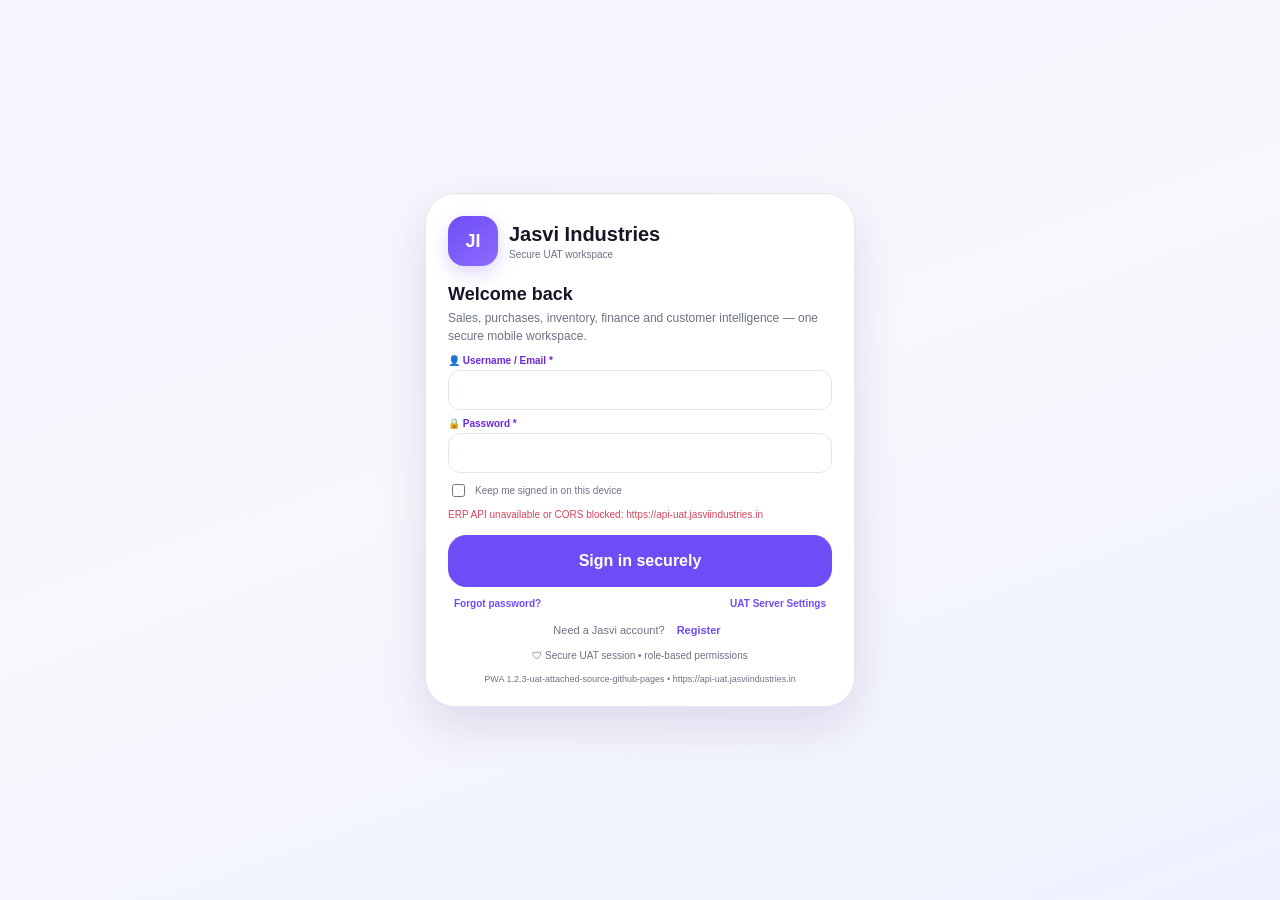
<file: index.html>
<!doctype html>
<html lang="en">
<head>
  <meta charset="utf-8">
  <meta name="viewport" content="width=device-width,initial-scale=1,viewport-fit=cover">
  <meta name="theme-color" content="#6d35f4">
  <meta name="apple-mobile-web-app-capable" content="yes">
  <meta name="apple-mobile-web-app-status-bar-style" content="default">
  <meta name="apple-mobile-web-app-title" content="Jasvi ERP">
  <meta name="format-detection" content="telephone=no">
  <title>Jasvi Industries ERP</title>
  <link rel="manifest" href="manifest.webmanifest">
  <link rel="icon" href="icons/icon-192.svg" type="image/svg+xml">
  <link rel="apple-touch-icon" sizes="180x180" href="icons/apple-touch-icon.png">
  <link rel="stylesheet" href="styles.css">
</head>
<body>
  <div id="root"></div>
  <script src="config.js"></script>
  <script src="source-contract.js"></script>
  <script src="source-domain.js"></script>
  <script src="source-port-ui.js"></script>
  <script src="app.js" defer></script>
</body>
</html>
</file>
<file: styles.css>
:root{--violet:#6f4df6;--violet2:#8c6cff;--bg:#f6f7fb;--surface:#fff;--surface2:#fafafe;--ink:#161726;--muted:#6d7284;--line:#e4e6ef;--green:#129566;--greenBg:#e9f8f1;--blue:#3974e9;--blueBg:#eef4ff;--orange:#c47a08;--orangeBg:#fff5e3;--red:#d8455d;--redBg:#fff0f3;--shadow:0 10px 32px rgba(31,30,58,.08);--radius:18px;--safe:env(safe-area-inset-bottom,0px)}
*{box-sizing:border-box}html,body,#root{margin:0;min-height:100%;font-family:-apple-system,BlinkMacSystemFont,"SF Pro Text","Segoe UI",Roboto,Arial,sans-serif;color:var(--ink);background:var(--bg)}button,input,select{font:inherit}button{cursor:pointer}.app-shell{min-height:100dvh}.app-main{min-height:100dvh;margin-left:250px}.sidebar{position:fixed;inset:0 auto 0 0;width:250px;background:#fff;border-right:1px solid var(--line);z-index:60;display:flex;flex-direction:column}.side-brand{display:flex;gap:10px;align-items:center;padding:16px 14px 12px}.side-brand strong{display:block;font-size:14px}.side-brand span{display:block;color:var(--muted);font-size:10px;margin-top:2px}.brand-mark{width:38px;height:38px;border-radius:13px;background:linear-gradient(145deg,var(--violet),var(--violet2));color:#fff;display:grid;place-items:center;font-weight:900;box-shadow:0 7px 18px rgba(111,77,246,.22)}.brand-mark.big{width:50px;height:50px;border-radius:16px;font-size:18px}.side-nav{padding:0 8px 12px;overflow:auto;flex:1}.side-item{width:100%;border:0;background:transparent;border-radius:12px;display:grid;grid-template-columns:30px 1fr;align-items:center;text-align:left;padding:8px 9px;color:#4b5063;margin:2px 0}.side-item span{font-size:17px;text-align:center;color:var(--violet)}.side-item b{font-size:12px}.side-item.active{background:#f1edff;color:var(--violet)}.side-sep{font-size:9px;text-transform:uppercase;letter-spacing:.1em;color:#9a9dac;padding:12px 8px 5px}.side-foot{padding:10px;border-top:1px solid var(--line)}.mini-user{padding:6px 8px}.mini-user strong{font-size:11px;display:block}.mini-user span{font-size:10px;color:var(--muted)}.side-logout{width:100%;border:0;background:#fff0f3;color:var(--red);border-radius:11px;padding:9px;text-align:left;font-weight:700}.drawer-scrim{display:none}.topbar{height:58px;background:rgba(255,255,255,.96);backdrop-filter:blur(16px);border-bottom:1px solid var(--line);position:sticky;top:0;z-index:35;display:flex;align-items:center;gap:8px;padding:7px 12px}.icon-btn{width:38px;height:38px;border:1px solid var(--line);background:#fff;border-radius:12px;color:var(--violet);display:grid;place-items:center;font-weight:800}.top-title{flex:1;min-width:0}.top-title strong{display:block;font-size:14px}.top-title span{display:block;font-size:10px;color:var(--muted);margin-top:2px}.conn-chip{display:inline-flex;align-items:center;gap:5px;padding:6px 8px;border-radius:999px;font-size:10px;font-weight:800;background:#f4f5f9;color:#606578}.conn-chip i{width:7px;height:7px;border-radius:50%;background:#999}.conn-chip.ok{background:var(--greenBg);color:var(--green)}.conn-chip.ok i{background:var(--green)}.conn-chip.bad{background:var(--redBg);color:var(--red)}.conn-chip.bad i{background:var(--red)}.content{max-width:1000px;margin:0 auto;padding:10px 10px 90px}.bottom-nav{display:none}.screen-head{display:flex;align-items:center;gap:10px;margin:4px 0 8px}.screen-head>div:first-child{flex:1;min-width:0}.screen-head h1{font-size:21px;line-height:1.05;margin:0;font-weight:850;letter-spacing:-.3px}.screen-head p{font-size:11px;color:var(--muted);margin:4px 0 0}.screen-actions{display:flex;gap:6px}.primary,.secondary,.danger{border-radius:12px;padding:11px 14px;font-weight:800}.primary{background:var(--violet);border:1px solid var(--violet);color:#fff}.secondary{background:#fff;border:1px solid var(--line);color:#3c4050}.danger{background:var(--red);border:1px solid var(--red);color:#fff}.small{padding:8px 10px;font-size:11px}.metrics{display:grid;grid-template-columns:repeat(4,minmax(0,1fr));gap:7px;margin:8px 0}.metric{background:#fff;border:1px solid var(--line);border-radius:15px;padding:10px;min-width:0}.metric span{font-size:10px;color:var(--muted);display:block;white-space:nowrap;overflow:hidden;text-overflow:ellipsis}.metric strong{font-size:15px;margin-top:4px;display:block;white-space:nowrap;overflow:hidden;text-overflow:ellipsis}.metric.green{background:#f2fbf7}.metric.blue{background:#f1f6ff}.metric.orange{background:#fff8eb}.metric.red{background:#fff3f5}.metric.purple{background:#f5f1ff}.search,.dashboard-search{display:flex;align-items:center;gap:8px;background:#fff;border:1px solid var(--line);border-radius:15px;padding:8px 10px;margin:7px 0}.search span,.dashboard-search{color:var(--violet)}.search input{border:0;outline:0;background:transparent;flex:1;min-width:0;padding:4px}.search button{border:0;background:#f1edff;color:var(--violet);border-radius:9px;padding:7px 9px;font-weight:700;font-size:10px}.dashboard-search{cursor:pointer;font-size:11px;color:#555c6f}.section-title{display:flex;align-items:center;justify-content:space-between;margin:13px 2px 6px}.section-title h2{font-size:14px;margin:0}.section-title button{border:0;background:none;color:var(--violet);font-size:11px;font-weight:800}.list{display:flex;flex-direction:column;gap:6px}.list.compact{gap:5px}.record-card{display:grid;grid-template-columns:38px 1fr auto;gap:9px;align-items:start;background:#fff;border:1px solid var(--line);border-radius:16px;padding:9px;box-shadow:0 1px 2px rgba(30,30,55,.02)}.record-card:active{transform:scale(.997)}.record-icon{width:38px;height:38px;border-radius:11px;background:#f1edff;color:var(--violet);display:grid;place-items:center;font-weight:900}.record-main{min-width:0}.record-main h3{font-size:12.5px;margin:0 0 2px;font-weight:850}.record-main p{font-size:11px;margin:0 0 2px;color:#373b4d;white-space:nowrap;overflow:hidden;text-overflow:ellipsis}.record-main small{font-size:9.8px;color:var(--muted);line-height:1.35}.record-right{text-align:right;display:flex;flex-direction:column;align-items:flex-end;gap:3px}.record-right>strong{font-size:12px}.badge{display:inline-flex;border-radius:8px;padding:3px 6px;font-size:8.5px;font-weight:850}.badge.green{background:var(--greenBg);color:var(--green)}.badge.blue{background:var(--blueBg);color:var(--blue)}.badge.orange{background:var(--orangeBg);color:var(--orange)}.badge.red{background:var(--redBg);color:var(--red)}.badge.purple{background:#f1edff;color:var(--violet)}.more-btn{border:0;background:transparent;color:var(--violet);font-size:9.5px;font-weight:800;padding:2px 0}.chips{display:flex;gap:6px;overflow:auto;margin:7px 0;padding-bottom:2px}.chips button,.segmented button{border:1px solid var(--line);background:#fff;color:#555b6e;border-radius:11px;padding:7px 10px;white-space:nowrap;font-size:10px;font-weight:750}.chips button.active,.segmented button.active{background:#f1edff;color:var(--violet);border-color:#cabdff}.segmented{display:flex;background:#eceef4;border-radius:13px;padding:3px;margin:6px 0}.segmented button{flex:1;border:0;background:transparent}.segmented button.active{background:#fff;box-shadow:0 2px 7px rgba(30,30,60,.08)}.state-card{border:1px dashed #d7d9e4;background:#fff;border-radius:16px;padding:26px 14px;text-align:center;color:var(--muted)}.state-card strong{display:block;color:var(--ink);font-size:12px}.state-card span{display:block;margin-top:4px;font-size:10px}.spinner{width:20px;height:20px;border:2px solid #ddd;border-top-color:var(--violet);border-radius:50%;margin:0 auto 8px;animation:spin .8s linear infinite}@keyframes spin{to{transform:rotate(360deg)}}.notice-card{background:#fff;border:1px solid var(--line);border-radius:15px;padding:10px;display:grid;grid-template-columns:1fr auto;gap:3px 8px;align-items:start}.notice-card b{font-size:11px}.notice-card span{grid-column:1/2;font-size:10px;color:var(--muted)}.notice-card small{font-size:9px;color:var(--muted)}.notice-card.notification.read{opacity:.68}.quick-grid,.more-grid,.action-grid{display:grid;grid-template-columns:repeat(4,minmax(0,1fr));gap:7px}.quick-grid button,.more-tile,.action-grid button{background:#fff;border:1px solid var(--line);border-radius:16px;padding:11px 8px;text-align:center;color:var(--ink)}.quick-grid button{display:flex;flex-direction:column;gap:5px;color:var(--violet);font-size:18px}.quick-grid b{font-size:10px;color:var(--ink)}.more-grid{grid-template-columns:repeat(3,minmax(0,1fr))}.more-tile{display:grid;grid-template-columns:34px 1fr;gap:2px 8px;text-align:left;align-items:center}.more-tile>span{grid-row:1/3;width:34px;height:34px;background:#f1edff;color:var(--violet);border-radius:10px;display:grid;place-items:center;font-weight:800}.more-tile b{font-size:11px}.more-tile small{font-size:9.5px;color:var(--muted)}.field{display:block;margin:8px 0}.field>span{display:block;font-size:10px;color:var(--muted);font-weight:750;margin-bottom:4px}.field input,.field select{width:100%;border:1px solid var(--line);background:#fff;border-radius:12px;padding:10px 11px;outline:0;color:var(--ink)}.field input:focus,.field select:focus{border-color:#bba9ff;box-shadow:0 0 0 3px #f0ecff}.remember{display:flex;align-items:center;gap:7px;font-size:10px;color:var(--muted);margin:8px 0}.filebox{border:1.5px dashed #c8cad9;background:#fff;border-radius:16px;padding:15px;text-align:center;display:flex;flex-direction:column;gap:5px}.filebox b{font-size:12px}.filebox span{font-size:10px;color:var(--muted)}.filebox input{margin-top:6px}.import-grid{display:grid;grid-template-columns:repeat(3,1fr);gap:7px}.report-filters{display:grid;grid-template-columns:1fr 1fr auto;gap:7px;align-items:end;background:#fff;border:1px solid var(--line);border-radius:15px;padding:9px;margin:7px 0}.report-filters label{font-size:9px;color:var(--muted)}.report-filters input{display:block;width:100%;border:1px solid var(--line);border-radius:10px;padding:7px;margin-top:3px}.detail-card,.info-card{background:#fff;border:1px solid var(--line);border-radius:16px;padding:12px;margin:7px 0}.detail-card dl,.dialog-dl{margin:0}.detail-card dl>div,.dialog-dl>div{display:grid;grid-template-columns:minmax(110px,.45fr) 1fr;gap:8px;padding:6px 0;border-bottom:1px solid #f0f1f5}.detail-card dt,.dialog-dl dt{font-size:9.5px;color:var(--muted)}.detail-card dd,.dialog-dl dd{font-size:10.5px;margin:0;word-break:break-word}.info-card{display:flex;flex-direction:column;gap:5px}.info-card b{font-size:11px}.info-card span{font-size:10px;color:var(--muted);line-height:1.45}.login-wrap{min-height:100dvh;display:grid;place-items:center;padding:22px;background:linear-gradient(145deg,#f5f1ff,#f8f9fc 45%,#edf8f5)}.login-card{width:min(430px,100%);background:#fff;border:1px solid var(--line);border-radius:26px;padding:22px;box-shadow:var(--shadow)}.brand{display:flex;align-items:center;gap:11px}.brand h1{margin:0;font-size:20px}.brand p{margin:3px 0 0;font-size:10px;color:var(--muted)}.login-hero{display:flex;flex-direction:column;gap:4px;margin:18px 0 10px}.login-hero strong{font-size:14px}.login-hero span{font-size:10.5px;color:var(--muted);line-height:1.5}.login-card .primary,.login-card .secondary{width:100%;margin-top:7px}.login-links{display:flex;justify-content:space-between;margin-top:10px}.login-links button{border:0;background:none;color:var(--violet);font-size:10px;font-weight:800}.login-note{font-size:9px;color:var(--muted);text-align:center;margin:13px 0 0}.error-text{color:var(--red);font-size:10px;margin:6px 0;line-height:1.4}.modal-backdrop,.sheet-backdrop{position:fixed;inset:0;background:rgba(24,23,35,.42);z-index:100;display:flex;justify-content:center;align-items:center;padding:16px}.dialog{width:min(500px,100%);max-height:86dvh;overflow:auto;background:#fff;border-radius:22px;padding:17px;box-shadow:var(--shadow)}.dialog h2{margin:0 0 9px;font-size:16px}.dialog-body{font-size:11px;line-height:1.5}.preline{white-space:pre-line}.dialog-actions{display:flex;gap:7px;margin-top:13px}.dialog-actions button{flex:1}.form-grid{display:block}.search-dialog{width:min(640px,100%)}.sheet-backdrop{align-items:flex-end;padding:0}.sheet{width:min(720px,100%);max-height:83dvh;overflow:auto;background:#fff;border-radius:24px 24px 0 0;padding:10px 13px calc(15px + var(--safe))}.handle{width:38px;height:4px;background:#d9dbe2;border-radius:99px;margin:0 auto 10px}.sheet h2{font-size:15px;margin:0 0 8px}.sheet-actions{display:flex;flex-direction:column}.sheet-actions button{border:0;border-bottom:1px solid #f0f1f5;background:#fff;display:grid;grid-template-columns:24px 1fr;text-align:left;gap:8px;padding:10px 4px;color:var(--ink)}.sheet-actions button span{color:var(--violet)}.sheet-actions button b{font-size:11px}.sheet-actions button small{grid-column:2;font-size:9px;color:var(--muted)}.sheet-actions button.danger{color:var(--red)}.sheet-actions button:disabled{opacity:.48}.timeline{display:flex;flex-direction:column;gap:8px}.timeline>div{border-left:3px solid #d8cffc;padding:2px 0 2px 9px}.timeline b,.timeline span,.timeline small{display:block}.timeline b{font-size:10.5px}.timeline span{font-size:10px;color:#464b5d}.timeline small{font-size:9px;color:var(--muted);margin-top:2px}.toast{position:fixed;left:50%;bottom:calc(18px + var(--safe));transform:translate(-50%,20px);opacity:0;z-index:200;background:#242533;color:#fff;padding:9px 12px;border-radius:12px;font-size:10px;box-shadow:var(--shadow);transition:.2s}.toast.error{background:#a72f45}.toast.show{transform:translate(-50%,0);opacity:1}
@media(max-width:900px){.app-main{margin-left:0}.sidebar{transform:translateX(-102%);transition:transform .2s}.app-shell.drawer-open .sidebar{transform:translateX(0)}.drawer-scrim{display:block;position:fixed;inset:0;background:rgba(20,20,30,.35);z-index:55;opacity:0;pointer-events:none;transition:.2s}.app-shell.drawer-open .drawer-scrim{opacity:1;pointer-events:auto}.bottom-nav{position:fixed;left:0;right:0;bottom:0;height:calc(64px + var(--safe));padding:4px 6px var(--safe);display:grid;grid-template-columns:repeat(5,1fr);background:rgba(255,255,255,.96);backdrop-filter:blur(16px);border-top:1px solid var(--line);z-index:40}.nav-item{border:0;background:transparent;color:#74798b;display:flex;flex-direction:column;align-items:center;justify-content:center;gap:2px;font-size:18px}.nav-item small{font-size:8.5px;font-weight:750}.nav-item.active{color:var(--violet)}.content{padding-bottom:85px}.top-logout{display:none}}
@media(max-width:620px){.metrics{grid-template-columns:repeat(2,minmax(0,1fr))}.quick-grid{grid-template-columns:repeat(4,minmax(0,1fr));gap:5px}.more-grid{grid-template-columns:repeat(2,minmax(0,1fr))}.record-card{grid-template-columns:34px 1fr auto;gap:7px;padding:8px}.record-icon{width:34px;height:34px}.screen-head h1{font-size:18px}.topbar{padding-left:8px;padding-right:8px}.conn-chip{padding:5px 6px}.conn-chip{font-size:0}.conn-chip i{width:8px;height:8px}.content{padding-left:7px;padding-right:7px}.report-filters{grid-template-columns:1fr 1fr}.report-filters button{grid-column:1/3}.import-grid{grid-template-columns:1fr 1fr 1fr}.metric strong{font-size:13px}.more-tile{grid-template-columns:30px 1fr;padding:9px 7px}.more-tile>span{width:30px;height:30px}.dialog{padding:15px}}

/* Premium UI Phase 6 — Centralized Data-First web authority */
.app-main{margin-left:0;min-height:100dvh}.content{max-width:720px;margin:0 auto;padding:10px 10px calc(86px + var(--safe))}.topbar{height:60px;padding:7px 10px;background:rgba(255,255,255,.97)}.brand-mark.compact{width:38px;height:38px;border-radius:13px;flex:0 0 auto}.top-title strong{font-size:15px;font-weight:850}.top-title span{font-size:10px}.top-logout{display:grid!important}.bottom-nav{position:fixed;left:50%;transform:translateX(-50%);right:auto;bottom:0;width:min(720px,100%);height:calc(66px + var(--safe));padding:4px 6px var(--safe);display:grid;grid-template-columns:repeat(5,1fr);background:rgba(255,255,255,.97);backdrop-filter:blur(16px);border:1px solid var(--line);border-bottom:0;z-index:40}.nav-item{border:0;background:transparent;color:#74798b;display:flex;flex-direction:column;align-items:center;justify-content:center;gap:2px;font-size:18px}.nav-item small{font-size:8.5px;font-weight:750}.nav-item.active{color:var(--violet)}
.startup-wrap{min-height:100dvh;display:grid;place-items:center;background:linear-gradient(180deg,#28104f,#4c1d95 40%,#6d28d9 70%,#211044);padding:24px;color:#fff}.startup-card{text-align:center;display:flex;flex-direction:column;align-items:center;gap:8px}.startup-card h1{margin:8px 0 0;font-size:25px}.startup-card p{margin:0;color:rgba(255,255,255,.76);font-size:12px}.startup-card>span{font-size:11px;color:rgba(255,255,255,.78)}.startup-logo{width:64px;height:64px;border-radius:20px;background:rgba(255,255,255,.15);border:1px solid rgba(255,255,255,.28);box-shadow:none}.startup-card .spinner{border-color:rgba(255,255,255,.25);border-top-color:#fff;margin-top:16px}
.login-wrap{background:linear-gradient(160deg,#f7f3ff,#f7f7fc 48%,#eef2ff)}.login-card{border-radius:30px;padding:22px;box-shadow:0 18px 48px rgba(46,16,101,.12)}.login-brand{margin-bottom:6px}.login-hero strong{font-size:18px;font-weight:850}.login-hero span{font-size:12px}.semantic-field>span{color:var(--violet);font-weight:800}.login-primary{height:52px;border-radius:18px}.register-row{display:flex;justify-content:center;align-items:center;gap:6px;margin-top:8px;font-size:11px;color:var(--muted)}.register-row button,.link-btn{border:0;background:transparent;color:var(--violet);font-weight:800;padding:6px}.security-note{text-align:center;margin-top:8px;color:var(--muted);font-size:10px}.mfa-copy{color:var(--muted);font-size:12px;line-height:1.5}.mfa-actions{display:flex;justify-content:space-between;margin-top:6px}.captcha-card{background:#f0e7ff;border:1px solid #dbcdfb;border-radius:16px;padding:12px;display:flex;flex-direction:column;gap:4px}.captcha-card>b{font-size:12px;color:#3b0764}.captcha-card>span{font-size:13px}.mono{font-family:ui-monospace,SFMono-Regular,Menlo,monospace;word-break:break-all}
.more-hero{display:grid;grid-template-columns:44px 1fr auto;gap:11px;align-items:center;padding:16px;border-radius:26px;background:linear-gradient(135deg,#8b2cf5,#6d28d9 52%,#4f46e5);color:#fff;margin:2px 0 9px;box-shadow:0 12px 28px rgba(109,40,217,.2)}.hero-brand{background:rgba(255,255,255,.18);border:1px solid rgba(255,255,255,.28);box-shadow:none}.more-hero h1{font-size:21px;margin:0 0 3px;font-weight:900}.more-hero p{font-size:10.5px;margin:0;color:rgba(255,255,255,.78)}.sparkle{font-size:22px;color:rgba(255,255,255,.85)}.status-row{display:flex;gap:6px;overflow:auto;margin:0 0 10px}.status-row span{font-size:8.5px;font-weight:900;letter-spacing:.04em;color:#3d3260;background:#f3e8ff;border:1px solid #e1d4ff;border-radius:999px;padding:5px 8px;white-space:nowrap}.more-list{display:flex;flex-direction:column;gap:7px}.more-row{width:100%;border:1px solid var(--line);background:#fff;border-radius:20px;padding:12px;display:grid;grid-template-columns:42px 1fr 18px;gap:11px;align-items:center;text-align:left;box-shadow:0 2px 7px rgba(30,30,60,.035)}.module-icon{width:42px;height:42px;border-radius:13px;background:#f3e8ff;color:var(--violet);display:grid;place-items:center;font-weight:900;font-size:17px}.module-icon.purchase,.module-icon.return,.module-icon.import{background:var(--orangeBg);color:var(--orange)}.module-icon.masters,.module-icon.inventory{background:var(--blueBg);color:var(--blue)}.module-icon.recon,.module-icon.sync{background:var(--greenBg);color:var(--green)}.module-icon.comms,.module-icon.reminder,.module-icon.bell{background:var(--redBg);color:var(--red)}.module-copy b{font-size:13px;display:block}.module-copy small{font-size:10px;color:var(--muted);display:block;margin-top:2px;line-height:1.35}.chev{font-size:24px;color:var(--violet);text-align:right}.more-backbar{display:grid;grid-template-columns:38px 38px 1fr;gap:7px;align-items:center;margin:2px 0 8px}.back-icon{width:38px;height:38px;border:0;border-radius:14px;background:#f0e7ff;color:var(--violet);font-size:18px}.more-backbar .module-icon{width:38px;height:38px}.more-backbar>b{font-size:18px}.permission-card{background:#fff;border:1px solid var(--line);border-radius:20px;padding:22px;text-align:center}.permission-card b{display:block;margin-bottom:12px}
.field>span{color:#6d28d9;font-weight:800}.dialog .field>span{color:#6d28d9}.record-card{border-radius:18px}.more-btn{font-size:10px}.screen-head{margin-top:2px}.screen-head h1{font-weight:900}.metrics{gap:6px}.metric{border-radius:16px;padding:9px}.metric strong{color:var(--ink)}
@media(max-width:620px){.content{padding-left:8px;padding-right:8px}.topbar{gap:6px}.topbar .icon-btn{width:35px;height:35px}.topbar .brand-mark.compact{width:36px;height:36px}.top-title strong{font-size:13px}.conn-chip{padding:5px 6px}.conn-chip>span{display:none}.conn-chip i{width:8px;height:8px}.top-logout{display:grid!important}.more-hero{padding:14px}.more-hero h1{font-size:18px}.more-row{padding:11px}.bottom-nav{border-left:0;border-right:0}.dialog{max-height:88dvh}}
/* Attached-source document editor */
.source-modal .dialog{max-width:720px;width:min(94vw,720px);max-height:92vh}
.source-body{max-height:65vh;overflow:auto;display:grid;gap:10px}
.source-grid{display:grid;grid-template-columns:repeat(2,minmax(0,1fr));gap:9px}
.source-lines,.source-charges{display:grid;gap:7px}
.source-line{display:flex;gap:8px;align-items:center;justify-content:space-between;border:1px solid var(--line,#ddd);border-radius:12px;padding:9px;background:var(--surface,#fff)}
.source-line>div{display:grid;gap:3px;min-width:0;flex:1}.source-line span{font-size:.82rem;color:var(--muted,#667085)}
.source-line button,.source-result{border:0;border-radius:9px;padding:7px 9px;background:#f1eaff;color:#5b21b6;cursor:pointer}
.source-results{display:grid;gap:6px;max-height:260px;overflow:auto}.source-result{text-align:left;background:var(--surface,#fff);border:1px solid var(--line,#ddd)}
.source-item-name{margin:0;color:#5b21b6;font-weight:700}.source-totals dl{display:grid;grid-template-columns:1fr auto;gap:5px}.source-totals dt{color:var(--muted,#667085)}.source-totals dd{margin:0;font-weight:700}.source-modal .check{display:flex;gap:7px;align-items:center}.source-modal details{border:1px solid var(--line,#ddd);padding:9px;border-radius:11px}.source-modal details summary{cursor:pointer;font-weight:700}
@media(max-width:560px){.source-grid{grid-template-columns:1fr}.source-line{align-items:flex-start;flex-wrap:wrap}.source-line>div{flex-basis:100%}}
</file>
